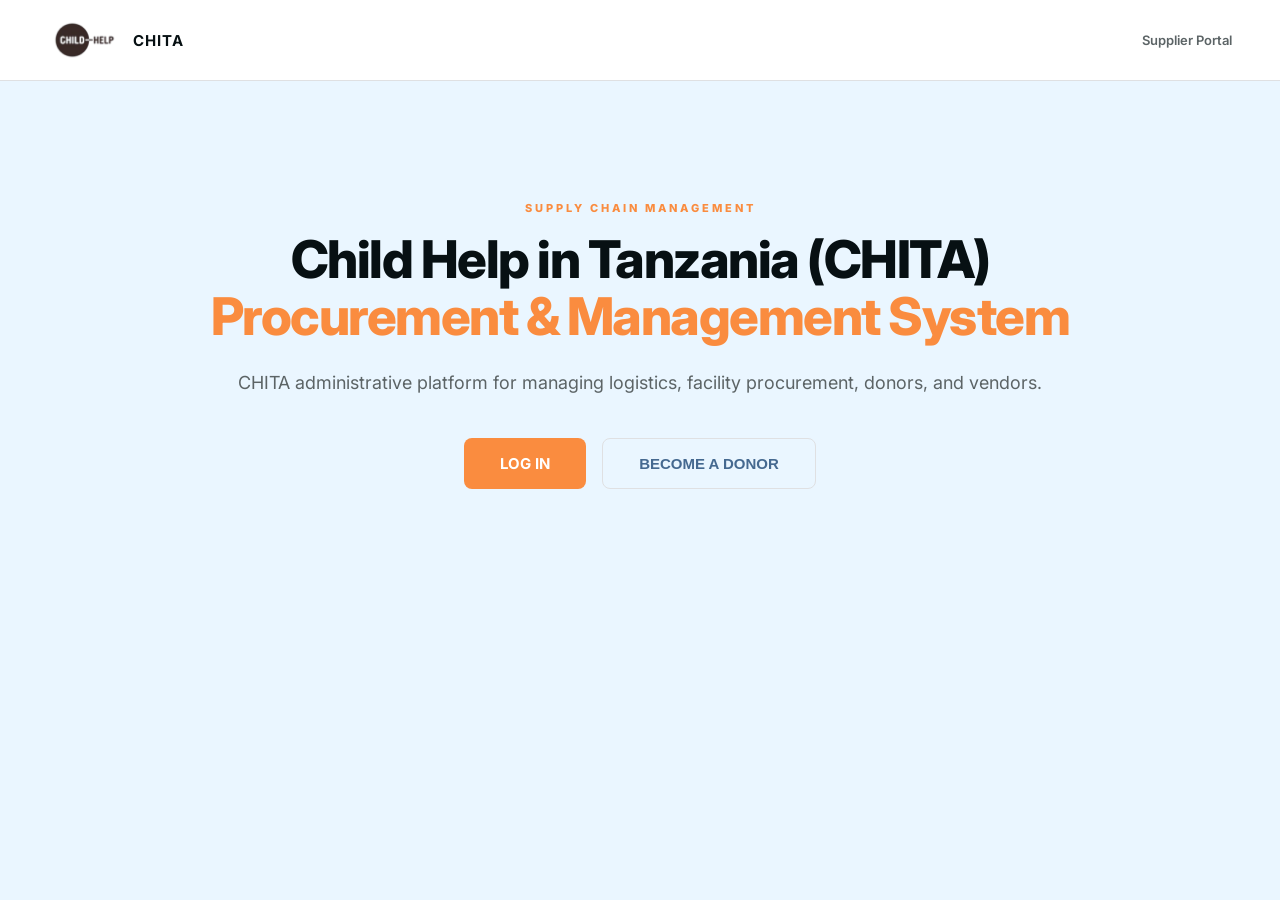
<file: index.html>
<!DOCTYPE html>
<html lang="en">
<head>
  <meta charset="UTF-8">
  <meta name="viewport" content="width=device-width, initial-scale=1.0">
  <title>CHITA - Supply Chain Management</title>
  <link rel="preconnect" href="https://fonts.googleapis.com">
  <link rel="preconnect" href="https://fonts.gstatic.com" crossorigin>
  <link href="https://fonts.googleapis.com/css2?family=Inter:wght@400;500;600;700;800&display=swap" rel="stylesheet">
  <style>
    :root {
      /* SWAPPED HIERARCHY: ORANGE IS PRIMARY */
      --c-dark: #071013;       
      --c-primary: #fa8c3f;    /* Safety Orange (Brand Main Color) */
      --c-accent: #456990;     /* Steel Blue (Supporting Theme) */
      --c-light: #eaf6ff;      
      --c-border: #dfe0e2;     
      --bg-main: var(--c-light);
      --text-muted: #5c6466;   
      --radius-md: 8px;
    }

    * {
      box-sizing: border-box;
      margin: 0;
      padding: 0;
    }

    body {
      font-family: 'Inter', sans-serif;
      background: var(--bg-main);
      color: var(--c-dark);
      -webkit-font-smoothing: antialiased;
    }

    /* LANDING NAV */
    .lnav {
      display: flex;
      align-items: center;
      justify-content: space-between;
      padding: 16px 48px;
      background: white;
      border-bottom: 1px solid var(--c-border);
    }

    .brand {
      font-weight: 700;
      color: var(--c-dark);
      display: flex;
      align-items: center;
      gap: 12px;
      font-size: 15px;
      letter-spacing: 1px;
    }

    .l-links {
      display: flex;
      gap: 24px;
      font-size: 13px;
      font-weight: 600;
      color: var(--text-muted);
    }

    .l-links span {
      cursor: pointer;
      transition: 0.2s;
    }

    .l-links span:hover {
      color: var(--c-primary);
    }

    /* HERO SECTION */
    .hero {
      padding: 120px 20px;
      text-align: center;
      max-width: 900px;
      margin: 0 auto;
      animation: fadeIn 0.3s ease;
    }

    .hero h1 {
      font-size: 52px;
      font-weight: 800;
      color: var(--c-dark);
      letter-spacing: -1.5px;
      line-height: 1.1;
      margin-bottom: 24px;
    }

    .hero h1 span {
      color: var(--c-primary); /* Bold Orange Header text */
    }

    .hero p {
      font-size: 18px;
      color: var(--text-muted);
      margin-bottom: 40px;
      line-height: 1.6;
    }

    .btn {
      padding: 16px 36px;
      border-radius: var(--radius-md);
      font-size: 15px;
      font-weight: 700;
      cursor: pointer;
      border: none;
      transition: 0.2s;
      text-decoration: none;
      display: inline-block;
    }

    .btn-p {
      background: var(--c-primary); /* Orange Action Button */
      color: white;
    }

    .btn-p:hover {
      background: #e0762c; /* Rich deeper orange tone for interaction */
      box-shadow: 0 4px 12px rgba(250, 140, 63, 0.3);
    }

    .btn-ghost {
      background: transparent;
      border: 1px solid var(--c-border);
      color: var(--c-accent); /* Steel blue subtle action link */
    }
    
    .btn-ghost:hover {
      background: white;
      border-color: var(--c-accent);
    }

    @keyframes fadeIn {
      from { opacity: 0; transform: translateY(5px); }
      to { opacity: 1; transform: translateY(0); }
    }
  </style>
</head>
<body>

  <nav class="lnav">
    <div class="brand">
      <img src="assets/Child-Help-Logo.png" alt="Logo" style="height: 48px; width: auto;">
      CHITA
    </div>
    <div class="l-links">
      <span onclick="alert('Redirecting...')">Supplier Portal</span>
    </div>
  </nav>

  <div class="hero">
    <div style="text-transform:uppercase; font-size:11px; letter-spacing:3px; font-weight:800; color:var(--c-primary); margin-bottom:16px">
      Supply Chain Management
    </div>
    <h1>Child Help in Tanzania (CHITA) <span>Procurement & Management System</span></h1>
    <p>CHITA administrative platform for managing logistics, facility procurement, donors, and vendors.</p>
    <div style="display:flex; gap:16px; justify-content:center">
      <a href="auth/login.html" class="btn btn-p">LOG IN</a>
      <button class="btn btn-ghost" onclick="alert('Thank you for your interest!')">BECOME A DONOR</button>
    </div>
  </div>

</body>
</html>
</file>
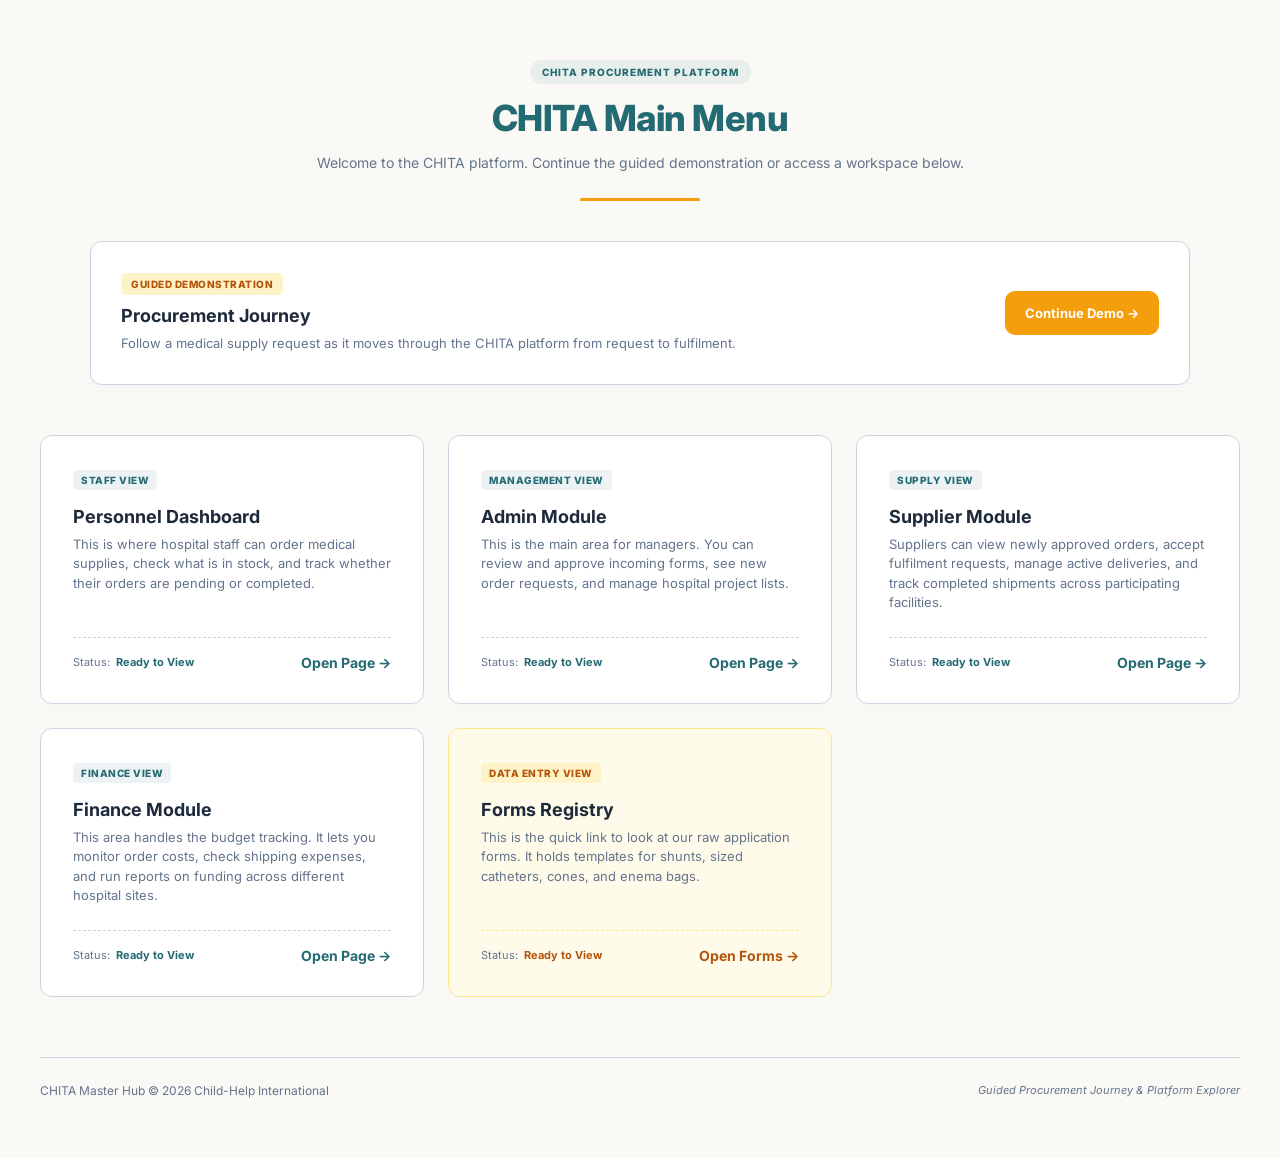
<file: home/home.html>
<!DOCTYPE html>
<html lang="en">

<head>
    <meta charset="UTF-8">
    <meta name="viewport" content="width=device-width, initial-scale=1.0">
    <title>System Hub - CHITA</title>
    <link rel="preconnect" href="https://fonts.googleapis.com">
    <link rel="preconnect" href="https://fonts.gstatic.com" crossorigin>
    <link href="https://fonts.googleapis.com/css2?family=Inter:wght@400;500;600;700;800&display=swap" rel="stylesheet">
    <link rel="stylesheet" href="home.css">
</head>

<body>

    <div class="container">

        <div class="page-header">

            <span class="system-label">
                CHITA PROCUREMENT PLATFORM
            </span>

            <h1>
                CHITA Main Menu
            </h1>

            <p>
                Welcome to the CHITA platform. Continue the guided demonstration
                or access a workspace below.
            </p>

            <div class="divider"></div>

        </div>

        <!-- GUIDED DEMO -->

        <section class="demo-panel">

            <div class="demo-text">

                <span class="demo-label">
                    GUIDED DEMONSTRATION
                </span>

                <h2>
                    Procurement Journey
                </h2>

                <p>
                    Follow a medical supply request as it moves through the
                    CHITA platform from request to fulfilment.
                </p>

            </div>

            <a href="../modules/personnel/personnel.html" class="demo-button">

                Continue Demo →

            </a>

        </section>

    </div>

    <div class="gateway-grid">

        <!-- PANEL 1: PERSONNEL PAGE -->
        <a href="../modules/personnel/personnel.html" class="panel-card">
            <div>
                <span class="panel-meta">Staff View</span>
                <div class="panel-body">
                    <h3>Personnel Dashboard</h3>
                    <p>This is where hospital staff can order medical supplies, check what is in stock, and track
                        whether their orders are pending or completed.</p>
                </div>
            </div>
            <div class="panel-footer">
                <span class="mock-metric">Status: <strong>Ready to View</strong></span>
                <span class="go-arrow">Open Page →</span>
            </div>
        </a>

        <!-- PANEL 2: ADMIN PAGE -->
        <a href="../modules/admin/admin.html" class="panel-card">
            <div>
                <span class="panel-meta">Management View</span>
                <div class="panel-body">
                    <h3>Admin Module</h3>
                    <p>This is the main area for managers. You can review and approve incoming forms, see new order
                        requests, and manage hospital project lists.</p>
                </div>
            </div>
            <div class="panel-footer">
                <span class="mock-metric">Status: <strong>Ready to View</strong></span>
                <span class="go-arrow">Open Page →</span>
            </div>
        </a>

        <!-- PANEL 3: SUPPLIER PORTAL -->
        <a href="../modules/supplier/supplier.html" class="panel-card">
            <div>
                <span class="panel-meta">Supply View</span>
                <div class="panel-body">
                    <h3>Supplier Module</h3>
                    <p>
                        Suppliers can view newly approved orders, accept fulfilment
                        requests, manage active deliveries, and track completed
                        shipments across participating facilities.
                    </p>
                </div>
            </div>
            <div class="panel-footer">
                <span class="mock-metric">Status: <strong>Ready to View</strong></span>
                <span class="go-arrow">Open Page →</span>
            </div>
        </a>

        <!-- PANEL 4: FINANCE HUB -->
        <a href="../modules/finance/finance.html" class="panel-card">
            <div>
                <span class="panel-meta">Finance View</span>
                <div class="panel-body">
                    <h3>Finance Module</h3>
                    <p>This area handles the budget tracking. It lets you monitor order costs, check shipping
                        expenses, and run reports on funding across different hospital sites.</p>
                </div>
            </div>
            <div class="panel-footer">
                <span class="mock-metric">Status: <strong>Ready to View</strong></span>
                <span class="go-arrow">Open Page →</span>
            </div>
        </a>

        <!-- PANEL 5: FORMS REGISTRY (MOVED TO END + HIGH-VISIBILITY POP DESIGN) -->
        <a href="../modules/forms/forms.html" class="panel-card pop-card">
            <div>
                <span class="panel-meta">Data Entry View</span>
                <div class="panel-body">
                    <h3>Forms Registry</h3>
                    <p>This is the quick link to look at our raw application forms. It holds templates for shunts,
                        sized catheters, cones, and enema bags.</p>
                </div>
            </div>
            <div class="panel-footer">
                <span class="mock-metric">Status: <strong style="color: #b45309;">Ready to View</strong></span>
                <span class="go-arrow">Open Forms →</span>
            </div>
        </a>

    </div>
    </div>

    <footer>

        <p>
            CHITA Master Hub © 2026 Child-Help International
        </p>

        <p style="font-size:11px;font-style:italic;color:var(--text-muted);">

            Guided Procurement Journey & Platform Explorer

        </p>

    </footer>

</body>

</html>
</file>
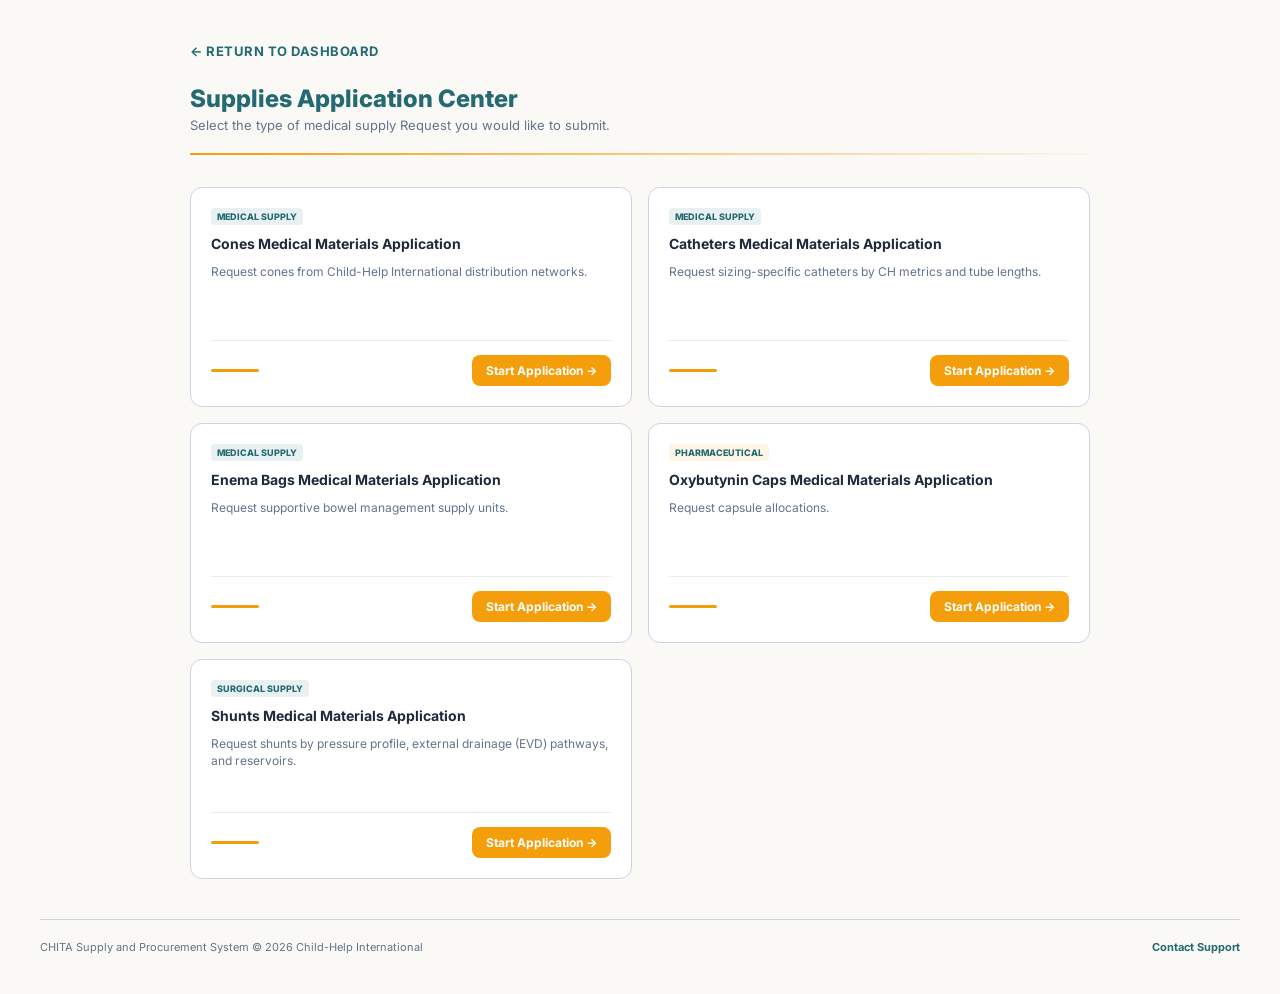
<file: modules/forms/forms.html>
<!DOCTYPE html>
<html lang="en">

<head>
    <meta charset="UTF-8">
    <meta name="viewport" content="width=device-width, initial-scale=1.0">
    <title>Forms Registry - CHITA</title>
    <link rel="preconnect" href="https://fonts.googleapis.com">
    <link rel="preconnect" href="https://fonts.gstatic.com" crossorigin>
    <link href="https://fonts.googleapis.com/css2?family=Inter:wght@400;500;600;700;800&display=swap" rel="stylesheet">
    <link rel="stylesheet" href="forms.css">
</head>

<body>

    <div class="container">
        <div class="back-bar">
            <button id="dynamicBackBtn" class="back-link" onclick="handleBackNavigation()">
                ← Return to Dashboard
            </button>
        </div>

        <div class="page-header">
            <h1 id="mainRegistryTitle">Supply Application Center</h1>
            <p id="mainRegistrySubtitle">Select the type of medical supply request you would like to submit.</p>
            <div class="divider"></div>
        </div>

        <!-- MAIN DASHBOARD CARD GRID -->
        <div id="pane-all" class="form-pane active">
            <div class="form-grid">
                <div class="form-select-card" onclick="switchForm('catheter')">
                    <div
                        style="display: flex; justify-content: space-between; align-items: flex-start; margin-bottom: 10px;">
                        <span
                            style="font-size: 9px; font-weight: 800; background: rgba(36, 106, 115, 0.1); color: var(--c-dark); padding: 3px 6px; border-radius: 4px; text-transform: uppercase;">Medical
                            Supply</span>
                    </div>
                    <h3>Cones Medical Materials Application</h3>
                    <p>Request cones from Child-Help International distribution networks.</p>

                    <div class="card-footer">
                        <span class="card-accent"></span>

                        <span class="start-link">
                            Start Application →
                        </span>
                    </div>

                </div>

                <div class="form-select-card" onclick="switchForm('catheter-sizes')">
                    <div
                        style="display: flex; justify-content: space-between; align-items: flex-start; margin-bottom: 10px;">
                        <span
                            style="font-size: 9px; font-weight: 800; background: rgba(36, 106, 115, 0.1); color: var(--c-dark); padding: 3px 6px; border-radius: 4px; text-transform: uppercase;">Medical
                            Supply</span>
                    </div>
                    <h3>Catheters Medical Materials Application</h3>
                    <p>Request sizing-specific catheters by CH metrics and tube lengths.</p>

                    <div class="card-footer">
                        <span class="card-accent"></span>

                        <span class="start-link">
                            Start Application →
                        </span>
                    </div>

                </div>

                <div class="form-select-card" onclick="switchForm('enema')">
                    <div
                        style="display: flex; justify-content: space-between; align-items: flex-start; margin-bottom: 10px;">
                        <span
                            style="font-size: 9px; font-weight: 800; background: rgba(36, 106, 115, 0.1); color: var(--c-dark); padding: 3px 6px; border-radius: 4px; text-transform: uppercase;">Medical
                            Supply</span>
                    </div>
                    <h3>Enema Bags Medical Materials Application</h3>
                    <p>Request supportive bowel management supply units.</p>

                    <div class="card-footer">
                        <span class="card-accent"></span>

                        <span class="start-link">
                            Start Application →
                        </span>
                    </div>
                </div>

                <div class="form-select-card" onclick="switchForm('oxybutynin')">
                    <div
                        style="display: flex; justify-content: space-between; align-items: flex-start; margin-bottom: 10px;">
                        <span
                            style="font-size: 9px; font-weight: 800; background: rgba(245, 158, 11, 0.1); color: var(--c-dark); padding: 3px 6px; border-radius: 4px; text-transform: uppercase;">Pharmaceutical</span>
                    </div>
                    <h3>Oxybutynin Caps Medical Materials Application</h3>
                    <p>Request capsule allocations.</p>

                    <div class="card-footer">
                        <span class="card-accent"></span>

                        <span class="start-link">
                            Start Application →
                        </span>
                    </div>
                </div>

                <div class="form-select-card" onclick="switchForm('shunt')">
                    <div
                        style="display: flex; justify-content: space-between; align-items: flex-start; margin-bottom: 10px;">
                        <span
                            style="font-size: 9px; font-weight: 800; background: rgba(36, 106, 115, 0.1); color: var(--c-dark); padding: 3px 6px; border-radius: 4px; text-transform: uppercase;">Surgical
                            Supply</span>
                    </div>
                    <h3>Shunts Medical Materials Application</h3>
                    <p>Request shunts by pressure profile, external drainage (EVD) pathways, and reservoirs.</p>

                    <div class="card-footer">
                        <span class="card-accent"></span>

                        <span class="start-link">
                            Start Application →
                        </span>
                    </div>
                </div>
            </div>
        </div>

        <!-- PANEL 1: CONES -->
        <div id="pane-catheter" class="form-pane">
            <div class="card">
                <div class="ch">
                    <span>Cones Application Form</span>
                    <span
                        style="font-size: 10px; background: var(--c-dark); color: white; padding: 4px 8px; border-radius: 4px;">Child-Help
                        International</span>
                </div>
                <div class="cb">
                    <form id="conesForm">
                        <h3
                            style="font-size: 12px; font-weight: 800; color: var(--c-dark); text-transform: uppercase; letter-spacing: 0.5px; margin-bottom: 16px; padding-bottom: 6px; border-bottom: 2px solid var(--c-accent);">
                            1. Applicant Information</h3>
                        <div
                            style="display: grid; grid-template-columns: repeat(2, 1fr); gap: 16px; margin-bottom: 24px;">
                            <div style="grid-column: span 2;" class="field-group"><label>Project / Applicant
                                    Name</label><input type="text" id="projectName" required></div>
                            <div style="grid-column: span 2;" class="field-group"><label>Full Address</label><textarea
                                    rows="2" id="address" required></textarea></div>
                            <div class="field-group"><label>Country</label><input type="text" id="country" required>
                            </div>
                            <div class="field-group"><label>Contact Person</label><input type="text" id="contactPerson"
                                    required></div>
                            <div class="field-group"><label>Email Address</label><input type="email" id="email"
                                    required></div>
                            <div class="field-group"><label>Phone Number</label><input type="tel" id="phone" required>
                            </div>
                        </div>

                        <h3
                            style="font-size: 12px; font-weight: 800; color: var(--c-dark); text-transform: uppercase; letter-spacing: 0.5px; margin-bottom: 16px; padding-bottom: 6px; border-bottom: 2px solid var(--c-accent);">
                            2. Clinical Oversight</h3>
                        <div
                            style="display: grid; grid-template-columns: repeat(2, 1fr); gap: 16px; margin-bottom: 24px;">
                            <div class="field-group"><label>Name of Doctor in Charge</label><input type="text"
                                    id="doctorName" required>
                            </div>
                            <div class="field-group"><label>Name of Nurse in Charge of CIC</label><input type="text"
                                    id="nurseName" required></div>
                            <div style="grid-column: span 2;" class="field-group"><label>Estimated # of children seen
                                    per year with Spina Bifida</label><input type="number" id="childrenSeen" min="0"
                                    required></div>
                        </div>

                        <h3
                            style="font-size: 12px; font-weight: 800; color: var(--c-dark); text-transform: uppercase; letter-spacing: 0.5px; margin-bottom: 16px; padding-bottom: 6px; border-bottom: 2px solid var(--c-accent);">
                            3. Requested Materials</h3>
                        <div
                            style="background: var(--bg-main); padding: 16px; border-radius: var(--radius-md); border: 1px solid var(--c-border); margin-bottom: 24px;">
                            <div class="field-group" style="margin-bottom: 0;">
                                <label>Cones Requested</label>
                                <div style="display: flex; align-items: center; gap: 12px; flex-wrap: wrap;">
                                    <input type="number" id="conesRequested" min="1" placeholder="e.g. 500" required
                                        style="width: 160px;">
                                    <span
                                        style="font-size: 11px; color: var(--text-muted); font-style: italic;">*Sourced
                                        directly via verified pipeline supply centers.</span>
                                </div>
                            </div>
                        </div>

                        <h3
                            style="font-size: 12px; font-weight: 800; color: var(--c-dark); text-transform: uppercase; letter-spacing: 0.5px; margin-bottom: 16px; padding-bottom: 6px; border-bottom: 2px solid var(--c-accent);">
                            4. Regulatory Compliance Agreement</h3>
                        <div style="display: flex; flex-direction: column; gap: 12px; margin-bottom: 28px;">
                            <label
                                style="display: flex; align-items: flex-start; gap: 10px; font-size: 12px; color: var(--text-main); line-height: 1.5; cursor: pointer; text-transform: none; font-weight: normal;"><input
                                    type="checkbox" required style="margin-top: 3px; accent-color: var(--c-dark);">
                                <span>I agree that these catheters will be used for children whose parents
                                    cannot afford to pay.</span></label>
                            <label
                                style="display: flex; align-items: flex-start; gap: 10px; font-size: 12px; color: var(--text-main); line-height: 1.5; cursor: pointer; text-transform: none; font-weight: normal;"><input
                                    type="checkbox" required style="margin-top: 3px; accent-color: var(--c-dark);">
                                <span>I agree that these catheters under no condition can give any financial
                                    profit by selling them or by asking parents to pay for thsese catheters.
                                </span></label>
                            <label
                                style="display: flex; align-items: flex-start; gap: 10px; font-size: 12px; color: var(--text-main); line-height: 1.5; cursor: pointer; text-transform: none; font-weight: normal;"><input
                                    type="checkbox" required style="margin-top: 3px; accent-color: var(--c-dark);">
                                <span>I agree that I will report to Child-Help International on the use of the
                                    catheters by using the provided template or in a similar format.
                                </span></label>
                        </div>

                        <div class="form-help-note">
                            <strong>Need assistance?</strong><br>
                            Please contact
                            <a href="mailto:janet.manoni@childhelp.int">
                                Janet Manoni (janet.manoni@child-help.international)
                            </a>
                            if you require further assistance with your application.
                            <br>
                            <p>*Child-Help International only provides the Catheters from its
                                reliable suppliers in China or India.</p>
                        </div>

                        <div
                            style="display: flex; justify-content: flex-end; gap: 12px; border-top: 1px solid var(--c-border); padding-top: 20px;">
                            <button type="button" class="btn btn-ghost" onclick="switchForm('all')">Cancel</button>
                            <button type="submit" class="btn btn-p">Submit</button>
                        </div>
                    </form>
                </div>
            </div>
        </div>

        <!-- PANEL 2: SIZED CATHETERS -->
        <div id="pane-catheter-sizes" class="form-pane">
            <div class="card">
                <div class="ch">
                    <span>Application Form Setup — Sized Catheters</span>
                    <span
                        style="font-size: 10px; background: var(--c-dark); color: white; padding: 4px 8px; border-radius: 4px;">Child-Help
                        International</span>
                </div>
                <div class="cb">
                    <form id="catheterSizesForm">
                        <h3
                            style="font-size: 12px; font-weight: 800; color: var(--c-dark); text-transform: uppercase; letter-spacing: 0.5px; margin-bottom: 16px; padding-bottom: 6px; border-bottom: 2px solid var(--c-accent);">
                            1. Applicant Information</h3>
                        <div
                            style="display: grid; grid-template-columns: repeat(2, 1fr); gap: 16px; margin-bottom: 24px;">
                            <div style="grid-column: span 2;" class="field-group"><label>Project / Applicant
                                    Name</label><input type="text" id="csProjectName" required></div>
                            <div style="grid-column: span 2;" class="field-group"><label>Full Address</label><textarea
                                    rows="2" id="csAddress" required></textarea></div>
                            <div class="field-group"><label>Country</label><input type="text" id="csCountry" required>
                            </div>
                            <div class="field-group"><label>Contact Person</label><input type="text"
                                    id="csContactPerson" required></div>
                            <div class="field-group"><label>Email Address</label><input type="email" id="csEmail"
                                    required></div>
                            <div class="field-group"><label>Phone Number</label><input type="tel" id="csPhone" required>
                            </div>
                        </div>

                        <h3
                            style="font-size: 12px; font-weight: 800; color: var(--c-dark); text-transform: uppercase; letter-spacing: 0.5px; margin-bottom: 16px; padding-bottom: 6px; border-bottom: 2px solid var(--c-accent);">
                            2. Clinical Oversight</h3>
                        <div
                            style="display: grid; grid-template-columns: repeat(2, 1fr); gap: 16px; margin-bottom: 24px;">
                            <div class="field-group"><label>Name of Doctor in Charge</label><input type="text"
                                    id="csDoctorName" required>
                            </div>
                            <div class="field-group"><label>Name of Nurse in Charge of CIC</label><input type="text"
                                    id="csNurseName" required></div>
                            <div style="grid-column: span 2;" class="field-group"><label>Estimated # of children seen
                                    per year with Spina Bifida (with or without Hydrocephalus)</label><input
                                    type="number" id="csChildrenSeen" min="0" required></div>
                        </div>

                        <h3
                            style="font-size: 12px; font-weight: 800; color: var(--c-dark); text-transform: uppercase; letter-spacing: 0.5px; margin-bottom: 16px; padding-bottom: 6px; border-bottom: 2px solid var(--c-accent);">
                            3. Requested Catheters Sizing</h3>
                        <div
                            style="background: var(--bg-main); padding: 16px; border-radius: var(--radius-md); border: 1px solid var(--c-border); margin-bottom: 24px; overflow-x: auto;">
                            <table class="size-matrix">
                                <thead>
                                    <tr>
                                        <th>Catheter Gauge</th>
                                        <th>Short (18cm)</th>
                                        <th>Long (41cm)</th>
                                    </tr>
                                </thead>
                                <tbody>
                                    <tr>
                                        <td style="font-size: 13px; font-weight: 600; color: var(--text-main);">CH8</td>
                                        <td><input type="number" id="ch8Short" min="0" placeholder="Quantity"></td>
                                        <td><input type="number" id="ch8Long" min="0" placeholder="Quantity"></td>
                                    </tr>
                                    <tr>
                                        <td style="font-size: 13px; font-weight: 600; color: var(--text-main);">CH10
                                        </td>
                                        <td><input type="number" id="ch10Short" min="0" placeholder="Quantity"></td>
                                        <td><input type="number" id="ch10Long" min="0" placeholder="Quantity"></td>
                                    </tr>
                                    <tr>
                                        <td style="font-size: 13px; font-weight: 600; color: var(--text-main);">CH12
                                        </td>
                                        <td><input type="number" id="ch12Short" min="0" placeholder="Quantity"></td>
                                        <td><input type="number" id="ch12Long" min="0" placeholder="Quantity"></td>
                                    </tr>
                                    <tr>
                                        <td style="font-size: 13px; font-weight: 600; color: var(--text-main);">CH14
                                        </td>
                                        <td><input type="number" id="ch14Short" min="0" placeholder="Quantity"></td>
                                        <td><input type="number" id="ch14Long" min="0" placeholder="Quantity"></td>
                                    </tr>
                                </tbody>
                            </table>
                        </div>

                        <h3
                            style="font-size: 12px; font-weight: 800; color: var(--c-dark); text-transform: uppercase; letter-spacing: 0.5px; margin-bottom: 16px; padding-bottom: 6px; border-bottom: 2px solid var(--c-accent);">
                            4. Regulatory Compliance Agreement</h3>
                        <div style="display: flex; flex-direction: column; gap: 12px; margin-bottom: 28px;">
                            <label
                                style="display: flex; align-items: flex-start; gap: 10px; font-size: 12px; color: var(--text-main); line-height: 1.5; cursor: pointer; text-transform: none; font-weight: normal;"><input
                                    type="checkbox" required style="margin-top: 3px; accent-color: var(--c-dark);">
                                <span>I agree that these catheters will be used for children whose parents
                                    cannot afford to pay.</span></label>
                            <label
                                style="display: flex; align-items: flex-start; gap: 10px; font-size: 12px; color: var(--text-main); line-height: 1.5; cursor: pointer; text-transform: none; font-weight: normal;"><input
                                    type="checkbox" required style="margin-top: 3px; accent-color: var(--c-dark);">
                                <span>I agree that these catheters under no condition can give any financial
                                    profit by selling them or by asking parents to pay for thsese catheters.
                                </span></label>
                            <label
                                style="display: flex; align-items: flex-start; gap: 10px; font-size: 12px; color: var(--text-main); line-height: 1.5; cursor: pointer; text-transform: none; font-weight: normal;"><input
                                    type="checkbox" required style="margin-top: 3px; accent-color: var(--c-dark);">
                                <span>I agree that I will report to Child-Help International on the use of the
                                    catheters by using the provided template or in a similar format.
                                </span></label>
                        </div>

                        <div class="form-help-note">
                            <strong>Need assistance?</strong><br>
                            Please contact
                            <a href="mailto:janet.manoni@childhelp.int">
                                Janet Manoni (janet.manoni@child-help.international)
                            </a>
                            if you require further assistance with your application.
                            <br>
                            <p>*Child-Help International only provides the Catheters from its
                                reliable suppliers in China or India.</p>
                        </div>
                        <div
                            style="display: flex; justify-content: flex-end; gap: 12px; border-top: 1px solid var(--c-border); padding-top: 20px;">
                            <button type="button" class="btn btn-ghost" onclick="switchForm('all')">Cancel</button>
                            <button type="submit" class="btn btn-p">Submit</button>
                        </div>
                    </form>
                </div>
            </div>
        </div>

        <!-- PANEL 3: ENEMA BAGS -->
        <div id="pane-enema" class="form-pane">
            <div class="card">
                <div class="ch">
                    <span>Application Form Setup — Enema Bags</span>
                    <span
                        style="font-size: 10px; background: var(--c-dark); color: white; padding: 4px 8px; border-radius: 4px;">Child-Help
                        International</span>
                </div>
                <div class="cb">
                    <form id="enemaForm">
                        <h3
                            style="font-size: 12px; font-weight: 800; color: var(--c-dark); text-transform: uppercase; letter-spacing: 0.5px; margin-bottom: 16px; padding-bottom: 6px; border-bottom: 2px solid var(--c-accent);">
                            1. Applicant Information
                        </h3>

                        <div
                            style="display: grid; grid-template-columns: repeat(2, 1fr); gap: 16px; margin-bottom: 24px;">

                            <div style="grid-column: span 2;" class="field-group">
                                <label>Project / Applicant Name</label>
                                <input type="text" id="enemaProjectName" required>
                            </div>

                            <div style="grid-column: span 2;" class="field-group">
                                <label>Full Address</label>
                                <textarea rows="2" id="enemaAddress" required></textarea>
                            </div>

                            <div class="field-group">
                                <label>Country</label>
                                <input type="text" id="enemaCountry" required>
                            </div>

                            <div class="field-group">
                                <label>Contact Person</label>
                                <input type="text" id="enemaContactPerson" required>
                            </div>

                            <div class="field-group">
                                <label>Email Address</label>
                                <input type="email" id="enemaEmail" required>
                            </div>

                            <div class="field-group">
                                <label>Phone Number</label>
                                <input type="tel" id="enemaPhone" required>
                            </div>

                        </div>

                        <h3
                            style="font-size: 12px; font-weight: 800; color: var(--c-dark); text-transform: uppercase; letter-spacing: 0.5px; margin-bottom: 16px; padding-bottom: 6px; border-bottom: 2px solid var(--c-accent);">
                            2. Clinical Oversight
                        </h3>

                        <div
                            style="display: grid; grid-template-columns: repeat(2, 1fr); gap: 16px; margin-bottom: 24px;">

                            <div class="field-group">
                                <label>Name of Doctor in Charge</label>
                                <input type="text" id="enemaDoctorName" required>
                            </div>

                            <div class="field-group">
                                <label>Name of Nurse in Charge of CIC</label>
                                <input type="text" id="enemaNurseName" required>
                            </div>

                            <div style="grid-column: span 2;" class="field-group">
                                <label>Estimated # of children seen
                                    per year with Spina Bifida (with or without Hydrocephalus)</label>
                                <input type="number" id="enemaChildrenSeen" min="0" required>
                            </div>

                        </div>

                        <h3
                            style="font-size: 12px; font-weight: 800; color: var(--c-dark); text-transform: uppercase; letter-spacing: 0.5px; margin-bottom: 16px; padding-bottom: 6px; border-bottom: 2px solid var(--c-accent);">
                            3. Requested Materials</h3>
                        <div
                            style="background: var(--bg-main); padding: 16px; border-radius: var(--radius-md); border: 1px solid var(--c-border); margin-bottom: 24px;">
                            <div class="field-group" style="margin-bottom: 0;">
                                <label>Total Enema Bag Units Requested</label>
                                <input type="number" id="enemaQuantity" min="1" placeholder="e.g. 250" required
                                    style="width: 160px;">
                            </div>
                        </div>

                        <h3
                            style="font-size: 12px; font-weight: 800; color: var(--c-dark); text-transform: uppercase; letter-spacing: 0.5px; margin-bottom: 16px; padding-bottom: 6px; border-bottom: 2px solid var(--c-accent);">
                            4. Regulatory Compliance Agreement</h3>
                        <div style="display: flex; flex-direction: column; gap: 12px; margin-bottom: 28px;">
                            <label
                                style="display: flex; align-items: flex-start; gap: 10px; font-size: 12px; color: var(--text-main); line-height: 1.5; cursor: pointer; text-transform: none; font-weight: normal;"><input
                                    type="checkbox" required style="margin-top: 3px; accent-color: var(--c-dark);">
                                <span>I agree that these catheters will be used for children whose parents
                                    cannot afford to pay.</span></label>
                            <label
                                style="display: flex; align-items: flex-start; gap: 10px; font-size: 12px; color: var(--text-main); line-height: 1.5; cursor: pointer; text-transform: none; font-weight: normal;"><input
                                    type="checkbox" required style="margin-top: 3px; accent-color: var(--c-dark);">
                                <span>I agree that these catheters under no condition can give any financial
                                    profit by selling them or by asking parents to pay for thsese catheters.
                                </span></label>
                            <label
                                style="display: flex; align-items: flex-start; gap: 10px; font-size: 12px; color: var(--text-main); line-height: 1.5; cursor: pointer; text-transform: none; font-weight: normal;"><input
                                    type="checkbox" required style="margin-top: 3px; accent-color: var(--c-dark);">
                                <span>I agree that I will report to Child-Help International on the use of the
                                    catheters by using the provided template or in a similar format.
                                </span></label>
                        </div>

                        <div class="form-help-note">
                            <strong>Need assistance?</strong><br>
                            Please contact
                            <a href="mailto:janet.manoni@childhelp.int">
                                Janet Manoni (janet.manoni@child-help.international)
                            </a>
                            if you require further assistance with your application.
                            <br>
                            <p>*Child-Help International only provides the Catheters from its
                                reliable suppliers in China or India.</p>
                        </div>

                        <div
                            style="display: flex; justify-content: flex-end; gap: 12px; border-top: 1px solid var(--c-border); padding-top: 20px;">
                            <button type="button" class="btn btn-ghost" onclick="switchForm('all')">Cancel</button>
                            <button type="submit" class="btn btn-p">Submit</button>
                        </div>
                    </form>
                </div>
            </div>
        </div>

        <!-- PANEL 4: OXYBUTYNIN -->
        <div id="pane-oxybutynin" class="form-pane">
            <div class="card">
                <div class="ch">
                    <span>Application Form Setup — Oxybutynin in Caps</span>
                    <span
                        style="font-size: 10px; background: var(--c-dark); color: white; padding: 4px 8px; border-radius: 4px;">Child-Help
                        International</span>
                </div>
                <div class="cb">
                    <form id="oxybutyninForm">
                        <h3
                            style="font-size: 12px; font-weight: 800; color: var(--c-dark); text-transform: uppercase; letter-spacing: 0.5px; margin-bottom: 16px; padding-bottom: 6px; border-bottom: 2px solid var(--c-accent);">
                            1. Applicant Information
                        </h3>

                        <div
                            style="display: grid; grid-template-columns: repeat(2, 1fr); gap: 16px; margin-bottom: 24px;">

                            <div style="grid-column: span 2;" class="field-group">
                                <label>Project / Applicant Name</label>
                                <input type="text" id="oxyProjectName" required>
                            </div>

                            <div style="grid-column: span 2;" class="field-group">
                                <label>Full Address</label>
                                <textarea rows="2" id="oxyAddress" required></textarea>
                            </div>

                            <div class="field-group">
                                <label>Country</label>
                                <input type="text" id="oxyCountry" required>
                            </div>

                            <div class="field-group">
                                <label>Contact Person</label>
                                <input type="text" id="oxyContactPerson" required>
                            </div>

                            <div class="field-group">
                                <label>Email Address</label>
                                <input type="email" id="oxyEmail" required>
                            </div>

                            <div class="field-group">
                                <label>Phone Number</label>
                                <input type="tel" id="oxyPhone" required>
                            </div>

                        </div>

                        <h3
                            style="font-size: 12px; font-weight: 800; color: var(--c-dark); text-transform: uppercase; letter-spacing: 0.5px; margin-bottom: 16px; padding-bottom: 6px; border-bottom: 2px solid var(--c-accent);">
                            2. Clinical Oversight
                        </h3>

                        <div
                            style="display: grid; grid-template-columns: repeat(2, 1fr); gap: 16px; margin-bottom: 24px;">

                            <div class="field-group">
                                <label>Name of Doctor in Charge</label>
                                <input type="text" id="oxyDoctorName" required>
                            </div>

                            <div class="field-group">
                                <label>Name of Nurse in Charge of CIC</label>
                                <input type="text" id="oxyNurseName" required>
                            </div>

                            <div style="grid-column: span 2;" class="field-group">
                                <label>Estimated # of children seen
                                    per year with Spina Bifida (with or without Hydrocephalus)</label>
                                <input type="number" id="oxyChildrenSeen" min="0" required>
                            </div>

                        </div>

                        <h3
                            style="font-size: 12px; font-weight: 800; color: var(--c-dark); text-transform: uppercase; letter-spacing: 0.5px; margin-bottom: 16px; padding-bottom: 6px; border-bottom: 2px solid var(--c-accent);">
                            3. Requested Materials</h3>
                        <div
                            style="background: var(--bg-main); padding: 16px; border-radius: var(--radius-md); border: 1px solid var(--c-border); margin-bottom: 24px;">
                            <div class="field-group" style="margin-bottom: 0;">
                                <label>Total Oxybutynin Capsule Units Requested</label>
                                <input type="number" id="oxyQuantity" min="1" placeholder="e.g. 1000" required
                                    style="width: 160px;">
                            </div>
                        </div>

                        <h3
                            style="font-size: 12px; font-weight: 800; color: var(--c-dark); text-transform: uppercase; letter-spacing: 0.5px; margin-bottom: 16px; padding-bottom: 6px; border-bottom: 2px solid var(--c-accent);">
                            4. Regulatory Compliance Agreement</h3>
                        <div style="display: flex; flex-direction: column; gap: 12px; margin-bottom: 28px;">
                            <label
                                style="display: flex; align-items: flex-start; gap: 10px; font-size: 12px; color: var(--text-main); line-height: 1.5; cursor: pointer; text-transform: none; font-weight: normal;"><input
                                    type="checkbox" required style="margin-top: 3px; accent-color: var(--c-dark);">
                                <span>I agree that these catheters will be used for children whose parents
                                    cannot afford to pay.</span></label>
                            <label
                                style="display: flex; align-items: flex-start; gap: 10px; font-size: 12px; color: var(--text-main); line-height: 1.5; cursor: pointer; text-transform: none; font-weight: normal;"><input
                                    type="checkbox" required style="margin-top: 3px; accent-color: var(--c-dark);">
                                <span>I agree that these catheters under no condition can give any financial
                                    profit by selling them or by asking parents to pay for thsese catheters.
                                </span></label>
                            <label
                                style="display: flex; align-items: flex-start; gap: 10px; font-size: 12px; color: var(--text-main); line-height: 1.5; cursor: pointer; text-transform: none; font-weight: normal;"><input
                                    type="checkbox" required style="margin-top: 3px; accent-color: var(--c-dark);">
                                <span>I agree that I will report to Child-Help International on the use of the
                                    catheters by using the provided template or in a similar format.
                                </span></label>
                        </div>

                        <div class="form-help-note">
                            <strong>Need assistance?</strong><br>
                            Please contact
                            <a href="mailto:janet.manoni@childhelp.int">
                                Janet Manoni (janet.manoni@child-help.international)
                            </a>
                            if you require further assistance with your application.
                            <br>
                            <p>*Child-Help International only provides the Catheters from its
                                reliable suppliers in China or India.</p>
                        </div>

                        <div
                            style="display: flex; justify-content: flex-end; gap: 12px; border-top: 1px solid var(--c-border); padding-top: 20px;">
                            <button type="button" class="btn btn-ghost" onclick="switchForm('all')">Cancel</button>
                            <button type="submit" class="btn btn-p">Submit</button>
                        </div>
                    </form>
                </div>
            </div>
        </div>

        <!-- PANEL 5: SHUNTS -->
        <div id="pane-shunt" class="form-pane">
            <div class="card">
                <div class="ch">
                    <span>Shunt Application Form Setup</span>
                    <span
                        style="font-size: 10px; background: var(--c-dark); color: white; padding: 4px 8px; border-radius: 4px;">Child-Help
                        International</span>
                </div>
                <div class="cb">
                    <form id="shuntForm">

                        <h3
                            style="font-size: 12px; font-weight: 800; color: var(--c-dark); text-transform: uppercase; letter-spacing: 0.5px; margin-bottom: 16px; padding-bottom: 6px; border-bottom: 2px solid var(--c-accent);">
                            A(i). Applicant Information</h3>
                        <div
                            style="display: grid; grid-template-columns: repeat(2, 1fr); gap: 16px; margin-bottom: 24px;">
                            <div style="grid-column: span 2;" class="field-group"><label>Project / Applicant
                                    Name</label><input type="text" id="shuntProjectName" required></div>
                            <div style="grid-column: span 2;" class="field-group"><label>Full Address</label><textarea
                                    rows="2" id="shuntAddress" required></textarea></div>
                            <div class="field-group"><label>Country</label><input type="text" id="shuntCountry"
                                    required></div>
                            <div class="field-group"><label>Contact Person</label><input type="text"
                                    id="shuntContactPerson" required></div>
                            <div class="field-group"><label>Email Address</label><input type="email" id="shuntEmail"
                                    required></div>
                            <div class="field-group"><label>Phone Number</label><input type="tel" id="shuntPhone"
                                    required></div>

                        </div>

                        <h3
                            style="font-size: 12px; font-weight: 800; color: var(--c-dark); text-transform: uppercase; letter-spacing: 0.5px; margin-bottom: 16px; padding-bottom: 6px; border-bottom: 2px solid var(--c-accent);">
                            A(ii). Clinical Oversight
                        </h3>

                        <div
                            style="display: grid; grid-template-columns: repeat(2, 1fr); gap: 16px; margin-bottom: 24px;">

                            <div class="field-group">
                                <label>Administrative / Legal Name & Contact</label>
                                <input type="text" id="shuntAdminContact" required>
                            </div>

                            <div class="field-group">
                                <label>Shunt Clearing Contact (if different than POC)</label>
                                <input type="text" id="shuntClearingContact" required>
                            </div>

                            <div class="field-group">
                                <label>Clinical / Surgical Name & Contact</label>
                                <input type="text" id="shuntClinicalContact" required>
                            </div>


                        </div>

                        <!-- SECTION B(1) -->
                        <h3
                            style="font-size: 12px; font-weight: 800; color: var(--c-dark); text-transform: uppercase; letter-spacing: 0.5px; margin-bottom: 16px; padding-bottom: 6px; border-bottom: 2px solid var(--c-accent);">
                            B(1). Comprehensive Hydrocephalus Program Information
                        </h3>


                        <h4 class="form-subsection">
                            i. Surgical and Clinical
                        </h4>

                        <div style="margin-bottom:24px;">

                            <div class="field-group">

                                <h4 class="form-subtitle">
                                    1. Shunt Protocol
                                </h4>

                                <label>
                                    Submit a copy of the shunt protocol and any relevant checklist used.
                                </label>

                                <input type="file" id="shuntProtocol" accept=".pdf,.doc,.docx">

                            </div>

                            <div class="field-group">

                                <h4 class="form-subtitle">
                                    2. Shunt Workforce
                                </h4>

                                <label>
                                    Name of surgeon supervising and/or placing shunts
                                </label>

                                <input type="text" id="shuntSurgeonName">


                                <label>
                                    Function and medical degree/speciality
                                </label>

                                <input type="text" id="shuntSurgeonSpeciality">


                                <label>
                                    Who does the shunt surgeries? (Check all that apply)
                                </label>


                                <div style="display:flex; flex-direction:column; gap:10px; margin-top:10px;">

                                    <label class="checkbox-label">
                                        <input type="checkbox" id="shuntNeurosurgeon">
                                        <span>Neurosurgeons only</span>
                                    </label>


                                    <label class="checkbox-label">
                                        <input type="checkbox" id="shuntNeurosurgicalResidents">
                                        <span>Neurosurgical Residents</span>
                                    </label>


                                    <label class="checkbox-label">
                                        <input type="checkbox" id="shuntPediatricSurgeon">
                                        <span>Pediatric Surgeon</span>
                                    </label>


                                    <label class="checkbox-label">
                                        <input type="checkbox" id="shuntGeneralSurgeon">
                                        <span>General Surgeon</span>
                                    </label>


                                    <label class="checkbox-label">
                                        <input type="checkbox" id="shuntOtherSurgeon">
                                        <span>Others</span>
                                    </label>

                                    <input type="text" id="shuntOtherSurgeonDetails" placeholder="Please specify">

                                </div>

                            </div>

                            <div class="field-group">

                                <h4 class="form-subtitle">
                                    3. Data (Attach)
                                </h4>

                                <label>
                                    Attach data (.pdf or .docx).
                                </label>

                                <input type="file" id="shuntProgramData" accept=".pdf,.doc,.docx">

                            </div>


                            <div class="field-group">

                                <h4 class="form-subtitle">
                                    4. Alternatives to Shunting
                                </h4>

                                <label>
                                    Please tick what is available/done at your place.
                                </label>


                                <div style="display:flex; flex-direction:column; gap:10px; margin-top:10px;">

                                    <label class="checkbox-label">
                                        <input type="checkbox" id="shuntETVRigid">
                                        <span>ETV (Rigid)</span>
                                    </label>


                                    <label class="checkbox-label">
                                        <input type="checkbox" id="shuntETVCPC">
                                        <span>ETV + CPC (Flexible)</span>
                                    </label>

                                </div>

                            </div>

                        </div>



                        <h4 class="form-subsection">
                            ii. Follow-up System
                        </h4>



                        <div style="margin-bottom:24px;">


                            <div class="field-group">

                                <h4 class="form-subtitle">
                                    1. Post-op visits
                                </h4>

                                <label>
                                    Indicate current system.
                                </label>

                                <input type="text" id="shuntPostOpVisits">

                            </div>



                            <div class="field-group">

                                <h4 class="form-subtitle">
                                    2. Phone calls (Check all that apply)
                                </h4>


                                <div style="display:flex; flex-direction:column; gap:10px;">

                                    <label class="checkbox-label">
                                        <input type="checkbox" id="shuntPhoneAppointmentReminder">
                                        <span>Appointment reminder</span>
                                    </label>


                                    <label class="checkbox-label">
                                        <input type="checkbox" id="shuntPhoneMissedAppointment">
                                        <span>Missed appointment</span>
                                    </label>


                                    <label class="checkbox-label">
                                        <input type="checkbox" id="shuntPhoneGeneralSupport">
                                        <span>General/support</span>
                                    </label>

                                </div>

                            </div>



                            <div class="field-group">

                                <h4 class="form-subtitle">
                                    3. Home visits
                                </h4>


                                <div style="display:flex; flex-direction:column; gap:10px;">

                                    <label class="checkbox-label">
                                        <input type="checkbox" id="shuntHomeVisitsSystematic">
                                        <span>Systematic</span>
                                    </label>


                                    <label class="checkbox-label">
                                        <input type="checkbox" id="shuntHomeVisitsTargeted">
                                        <span>Targeted: Those in need</span>
                                    </label>

                                </div>

                            </div>


                        </div>
                        <!-- SECTION B(ii) -->
                        <h3
                            style="font-size: 12px; font-weight: 800; color: var(--c-dark); text-transform: uppercase; letter-spacing: 0.5px; margin-bottom: 16px; padding-bottom: 6px; border-bottom: 2px solid var(--c-accent);">
                            B(2). Demonstration of Need
                        </h3>

                        <div style="margin-bottom: 24px;">

                            <!-- i. Total Need vs Total Request -->
                            <div class="field-group">

                                <h4 class="form-subsection">
                                    i. Total Need vs. Total Request
                                </h4>

                                <label>
                                    1. Projected shunt need per year:
                                </label>
                                <input type="number" id="shuntProjectedAnnualNeed" min="0">

                                <label>
                                    2. Number of shunts requested:
                                </label>
                                <input type="number" id="shuntRequestedQuantity" min="0">

                            </div>


                            <!-- ii. Sources of Supply -->
                            <div class="field-group">

                                <h4 class="form-subsection">
                                    ii. Source(s) of Supply (check all that apply, including shortages)
                                </h4>

                                <div style="display:flex; flex-direction:column; gap:10px;">

                                    <label class="checkbox-label">
                                        <input type="checkbox" id="shuntSupplyHospital">
                                        <span>Self-supplied (Hospital)</span>
                                    </label>

                                    <label class="checkbox-label">
                                        <input type="checkbox" id="shuntSupplyOrganizations">
                                        <span>Other organizations/donors (list)</span>
                                    </label>

                                    <label class="checkbox-label">
                                        <input type="checkbox" id="shuntSupplyFamilies">
                                        <span>Patients/families provide shunts</span>
                                    </label>

                                </div>

                                <label style="margin-top:16px;">
                                    If other organizations/donors supply shunts, please list:
                                </label>
                                <textarea rows="2" id="shuntOtherSupplySources"></textarea>

                            </div>


                            <!-- iii. Other Sources -->
                            <div class="field-group">

                                <h4 class="form-subsection">
                                    iii. Alternative Sources
                                </h4>

                                <label>
                                    List any other potential sources of shunts or alternatives to Child-Help
                                    International:
                                </label>

                                <textarea rows="3" id="shuntAlternativeSources"></textarea>

                            </div>


                            <!-- iv. Local Purchase Availability -->
                            <div class="field-group">

                                <h4 class="form-subsection">
                                    iv. Local Availability
                                </h4>

                                <label>
                                    Is it possible to purchase shunts in-country from distributors?
                                </label>

                                <textarea rows="2" id="shuntLocalDistributorAvailability"></textarea>

                            </div>


                            <!-- v. Cause of Need -->
                            <div class="field-group">

                                <h4 class="form-subsection">
                                    v. Factors Creating the Need (check all that apply)
                                </h4>

                                <div style="display:flex; flex-direction:column; gap:10px;">

                                    <label class="checkbox-label">
                                        <input type="checkbox" id="shuntNeedSupplierChanges">
                                        <span>Change in supplier availability</span>
                                    </label>

                                    <label class="checkbox-label">
                                        <input type="checkbox" id="shuntNeedSupplyCost">
                                        <span>Change in costs or availability of supply</span>
                                    </label>

                                    <label class="checkbox-label">
                                        <input type="checkbox" id="shuntNeedServiceCosts">
                                        <span>Change in costs of services provided</span>
                                    </label>

                                    <label class="checkbox-label">
                                        <input type="checkbox" id="shuntNeedETVUnavailable">
                                        <span>Change in alternatives (ETV) not being available</span>
                                    </label>

                                    <label class="checkbox-label">
                                        <input type="checkbox" id="shuntNeedFundingChanges">
                                        <span>Change in organizational funding</span>
                                    </label>

                                    <label class="checkbox-label">
                                        <input type="checkbox" id="shuntNeedPatientIncrease">
                                        <span>Increase in number of patients requiring shunts</span>
                                    </label>

                                </div>

                            </div>


                            <!-- vi. Waiting List -->
                            <div class="field-group">

                                <h4 class="form-subsection">
                                    vi. Waiting List
                                </h4>

                                <label>
                                    Does your hospital have a waiting list due to shunt shortages?
                                </label>

                                <textarea rows="2" id="shuntWaitingList"></textarea>

                            </div>


                            <!-- vii. Secondary Market Cost -->
                            <div class="field-group">

                                <h4 class="form-subsection">
                                    vii. Local Cost
                                </h4>

                                <label>
                                    What is the cost of a shunt if purchased on the local secondary market?
                                </label>

                                <div style="display:flex; gap:12px; align-items:center;" class="currency-input-group">

                                    <select id="shuntSecondaryMarketCurrency">
                                        <option value="USD">USD ($)</option>
                                        <option value="TZS">TZS (TSh)</option>
                                    </select>

                                    <input type="number" id="shuntSecondaryMarketCost" min="0" placeholder="Amount">

                                </div>

                            </div>


                            <!-- viii. Future Plan -->
                            <div class="field-group">

                                <h4 class="form-subsection">
                                    viii. Plan Beyond Application Year(s)
                                </h4>

                                <label>
                                    If Child-Help supplies shunts this year, what steps are being taken to address this
                                    need in future years?
                                </label>

                                <textarea rows="4" id="shuntFuturePlan"></textarea>

                            </div>


                        </div>


                        <!-- SECTION C -->
                        <h3
                            style="font-size:12px;font-weight:800;color:var(--c-dark);text-transform:uppercase;letter-spacing:.5px;margin-bottom:16px;padding-bottom:6px;border-bottom:2px solid var(--c-accent);">
                            C. Supporting Application Documents (Mini Checklist)
                        </h3>

                        <!-- 1 -->
                        <div class="field-group">

                            <h4 class="form-subsection">
                                1. Copy of communication sent to MOH requesting shunts (sample supplied)
                            </h4>

                            <label>
                                Attach copy
                            </label>

                            <input type="file" id="shuntMohCommunication" accept=".pdf,.doc,.docx">

                        </div>

                        <div class="field-group">

                            <h4 class="form-subsection">
                                2. Data Sheet
                            </h4>

                            <div style="display:grid;grid-template-columns:repeat(2,1fr);gap:16px;">

                                <div>
                                    <label>Loss to follow up</label>
                                    <input type="number" id="shuntLossFollowUp" min="0">
                                </div>

                                <div>
                                    <label>of total</label>
                                    <input type="number" id="shuntLossFollowUpTotal" min="0">
                                </div>

                                <div>
                                    <label>Bad Outcome</label>
                                    <input type="number" id="shuntBadOutcome" min="0">
                                </div>

                                <div>
                                    <label>of total</label>
                                    <input type="number" id="shuntBadOutcomeTotal" min="0">
                                </div>

                            </div>

                        </div>


                        <!-- 3 -->
                        <div class="field-group">

                            <h4 class="form-subsection">
                                3. Bad Outcome due to
                            </h4>

                            <div style="display:grid;grid-template-columns:repeat(2,1fr);gap:16px;">

                                <div>
                                    <label>i. Shunt infections</label>
                                    <input type="number" id="shuntInfections" min="0">
                                </div>

                                <div>
                                    <label>ii. Blocked Shunt</label>
                                    <input type="number" id="shuntBlocked" min="0">
                                </div>

                                <div>
                                    <label>iii. Other malfunction</label>
                                    <input type="number" id="shuntOtherMalfunctions" min="0">
                                </div>

                            </div>

                        </div>


                        <div class="field-group">
                            <label>Estimated # of children seen per year with Hydrocephalus</label>
                            <input type="number" id="shuntHydroChildren" min="0" required>
                        </div>

                        <div class="field-group">
                            <label>
                                Estimated # of children seen per year with Spina Bifida
                                (with or without hydrocephalus)
                            </label>
                            <input type="number" id="shuntSBChildren" min="0" required>
                        </div>
                        <h3
                            style="font-size: 12px; font-weight: 800; color: var(--c-dark); text-transform: uppercase; letter-spacing: 0.5px; margin-bottom: 16px; padding-bottom: 6px; border-bottom: 2px solid var(--c-accent);">
                            Requested Materials</h3>
                        <div
                            style="background: var(--bg-main); padding: 16px; border-radius: var(--radius-md); border: 1px solid var(--c-border); margin-bottom: 24px; overflow-x: auto;">
                            <table class="size-matrix">
                                <thead>
                                    <tr>
                                        <th style="width: 60%;">Surgical Material / Component Type</th>
                                        <th style="width: 40%;">Requested Quantity</th>
                                    </tr>
                                </thead>
                                <tbody>
                                    <tr>
                                        <td style="font-size: 13px; font-weight: 600; color: var(--text-main);">Shunt —
                                            Low Pressure</td>
                                        <td><input type="number" id="shuntLow" min="0" placeholder="Quantity"></td>
                                    </tr>
                                    <tr>
                                        <td style="font-size: 13px; font-weight: 600; color: var(--text-main);">Shunt —
                                            Medium Pressure</td>
                                        <td><input type="number" id="shuntMedium" min="0" placeholder="Quantity"></td>
                                    </tr>
                                    <tr>
                                        <td style="font-size: 13px; font-weight: 600; color: var(--text-main);">Shunt —
                                            High Pressure</td>
                                        <td><input type="number" id="shuntHigh" min="0" placeholder="Quantity"></td>
                                    </tr>
                                    <tr>
                                        <td style="font-size: 13px; font-weight: 600; color: var(--text-main);">External
                                            Drainage System / EVD System</td>
                                        <td><input type="number" id="shuntEVD" min="0" placeholder="Quantity"></td>
                                    </tr>
                                    <tr>
                                        <td style="font-size: 13px; font-weight: 600; color: var(--text-main);">Cerebral
                                            Catheter Reservoir (Small)</td>
                                        <td><input type="number" id="shuntReservoir" min="0" placeholder="Quantity">
                                        </td>
                                    </tr>
                                </tbody>
                            </table>
                            <div
                                style="margin-top: 14px; font-size: 11px; color: var(--text-muted); font-style: italic; line-height: 1.4;">
                                *Leave fields blank if specific configurations or systems are not required.
                            </div>
                        </div>

                        <h3
                            style="font-size: 12px; font-weight: 800; color: var(--c-dark); text-transform: uppercase; letter-spacing: 0.5px; margin-bottom: 16px; padding-bottom: 6px; border-bottom: 2px solid var(--c-accent);">
                            D. Regulatory Compliance Agreement</h3>
                        <div style="display: flex; flex-direction: column; gap: 12px; margin-bottom: 28px;">
                            <label
                                style="display: flex; align-items: flex-start; gap: 10px; font-size: 12px; color: var(--text-main); line-height: 1.5; cursor: pointer; text-transform: none; font-weight: normal;"><input
                                    type="checkbox" required style="margin-top: 3px; accent-color: var(--c-dark);">
                                <span>I agree that these catheters will be used for children whose parents
                                    cannot afford to pay.</span></label>
                            <label
                                style="display: flex; align-items: flex-start; gap: 10px; font-size: 12px; color: var(--text-main); line-height: 1.5; cursor: pointer; text-transform: none; font-weight: normal;"><input
                                    type="checkbox" required style="margin-top: 3px; accent-color: var(--c-dark);">
                                <span>I agree that these catheters under no condition can give any financial
                                    profit by selling them or by asking parents to pay for thsese catheters.
                                </span></label>
                            <label
                                style="display: flex; align-items: flex-start; gap: 10px; font-size: 12px; color: var(--text-main); line-height: 1.5; cursor: pointer; text-transform: none; font-weight: normal;"><input
                                    type="checkbox" required style="margin-top: 3px; accent-color: var(--c-dark);">
                                <span>I agree that I will report to Child-Help International on the use of the
                                    catheters by using the provided template or in a similar format.
                                </span></label>
                        </div>

                        <div class="form-help-note">
                            <strong>Need assistance?</strong><br>
                            Please contact
                            <a href="mailto:janet.manoni@childhelp.int">
                                Janet Manoni (janet.manoni@child-help.international)
                            </a>
                            if you require further assistance with your application.
                            <br>
                            <p>*Child-Help International only provides the Catheters from its
                                reliable suppliers in China or India.</p>
                        </div>

                        <div
                            style="display: flex; justify-content: flex-end; gap: 12px; border-top: 1px solid var(--c-border); padding-top: 20px;">
                            <button type="button" class="btn btn-ghost" onclick="switchForm('all')">Cancel</button>
                            <button type="submit" class="btn btn-p">Submit</button>
                        </div>
                    </form>
                </div>
            </div>
        </div>
    </div>

    <footer>
        <p>CHITA Supply and Procurement System © 2026 Child-Help International</p>
        <p>
            <a href="mailto:janet.manoni@child-help.international"
                style="color: var(--c-dark); text-decoration: none; font-weight: 700;">Contact Support</a>
        </p>
    </footer>

    <script src="forms.js"></script>
</body>

</html>
</file>
<file: home/home.css>
:root {
    --c-dark: #246a73;
    /* Core Blue/Green */
    --c-primary: #1b5158;
    /* Deep Accent */
    --c-accent: #f59e0b;
    /* Vibrant Orange Highlight */
    --c-light: #fef3c7;
    /* Soft Orange Tint */
    --c-border: #cbd5e1;
    --bg-main: #faf9f6;
    /* Off-white canvas */
    --text-main: #1e293b;
    --text-muted: #64748b;
    --radius-lg: 12px;
    --radius-md: 8px;
}

* {
    box-sizing: border-box;
    margin: 0;
    padding: 0;
}

body {
    font-family: 'Inter', sans-serif;
    background: var(--bg-main);
    color: var(--text-main);
    -webkit-font-smoothing: antialiased;
    min-height: 100vh;
    display: flex;
    flex-direction: column;
    justify-content: space-between;
    padding: 60px 40px;
}

.container {
    max-width: 1100px;
    margin: 0 auto;
    width: 100%;
}

/* PAGE HEADER */
.page-header {
    margin-bottom: 40px;
    text-align: center;
}

.page-header h1 {
    font-size: 28px;
    font-weight: 800;
    color: var(--c-dark);
    letter-spacing: -0.5px;
}

.page-header p {
    font-size: 14px;
    color: var(--text-muted);
    margin-top: 6px;
    margin-bottom: 24px;
}

.page-header .divider {
    height: 3px;
    width: 120px;
    background: var(--c-accent);
    margin: 0 auto;
    border-radius: 2px;
}

/* 5-PANEL GRID */
.gateway-grid {
    display: grid;
    grid-template-columns: repeat(auto-fit, minmax(300px, 1fr));
    gap: 24px;
}

.panel-card {
    background: white;
    border: 1px solid var(--c-border);
    border-radius: var(--radius-lg);
    padding: 32px;
    text-decoration: none;
    color: inherit;
    display: flex;
    flex-direction: column;
    justify-content: space-between;
    transition: all 0.25s cubic-bezier(0.4, 0, 0.2, 1);
    position: relative;
    overflow: hidden;
    box-shadow: 0 4px 12px rgba(36, 106, 115, 0.02);
}

.panel-card:hover {
    border-color: var(--c-accent);
    transform: translateY(-4px);
    box-shadow: 0 12px 24px rgba(36, 106, 115, 0.06);
}

.panel-card::before {
    content: '';
    position: absolute;
    top: 0;
    left: 0;
    width: 100%;
    height: 4px;
    background: var(--c-dark);
    opacity: 0;
    transition: 0.2s;
}

.panel-card:hover::before {
    opacity: 1;
    background: var(--c-accent);
}

/* SPECIAL "POP" STYLING FOR FORMS REGISTRY CARD */
.panel-card.pop-card {
    background: #fffbeb;
    /* Soft amber/yellow glow background */
    border-color: #fde68a;
}

.panel-card.pop-card:hover {
    border-color: var(--c-accent);
    box-shadow: 0 12px 24px rgba(245, 158, 11, 0.12);
}

.panel-card.pop-card::before {
    background: var(--c-accent);
}

.panel-meta {
    font-size: 10px;
    font-weight: 800;
    background: rgba(36, 106, 115, 0.08);
    color: var(--c-dark);
    padding: 4px 8px;
    border-radius: 4px;
    text-transform: uppercase;
    letter-spacing: 0.5px;
    display: inline-block;
    align-self: flex-start;
    margin-bottom: 16px;
}

.panel-card:hover .panel-meta {
    background: var(--c-light);
    color: #b45309;
}

/* Pop card specific meta hover defaults */
.panel-card.pop-card .panel-meta {
    background: #fef3c7;
    color: #b45309;
}

.panel-body h3 {
    font-size: 18px;
    font-weight: 700;
    color: var(--text-main);
    margin-bottom: 8px;
}

.panel-body p {
    font-size: 13px;
    color: var(--text-muted);
    line-height: 1.5;
    margin-bottom: 24px;
}

.panel-footer {
    border-top: 1px dashed var(--c-border);
    padding-top: 16px;
    display: flex;
    justify-content: space-between;
    align-items: center;
}

.panel-card.pop-card .panel-footer {
    border-top-color: #fde68a;
}

.mock-metric {
    font-size: 11px;
    color: var(--text-muted);
    display: flex;
    align-items: center;
    gap: 6px;
}

.mock-metric strong {
    color: var(--c-dark);
}

.panel-card.pop-card .mock-metric strong {
    color: #b45309;
}

.go-arrow {
    font-size: 14px;
    font-weight: 700;
    color: var(--c-dark);
    transition: transform 0.2s;
}

.panel-card:hover .go-arrow {
    color: var(--c-accent);
    transform: translateX(4px);
}

.panel-card.pop-card .go-arrow {
    color: #b45309;
}

@media (max-width: 768px) {
    body {
        padding: 40px 20px;
    }

    .gateway-grid {
        grid-template-columns: 1fr;
        gap: 16px;
    }
}

footer {
    margin-top: 60px;
    padding-top: 25px;
    border-top: 1px solid var(--c-border);
    font-size: 11px;
    color: var(--text-muted);
    display: flex;
    justify-content: space-between;
    align-items: center;
    flex-wrap: wrap;
    gap: 12px;
    width: 100%;
}

.hero-section {
    text-align: center;
    margin-bottom: 50px;
}

.hero-tag {
    display: inline-block;
    padding: 6px 14px;
    border-radius: 20px;
    background: var(--c-light);
    color: #b45309;
    font-size: 12px;
    font-weight: 700;
    margin-bottom: 18px;
    text-transform: uppercase;
    letter-spacing: .5px;
}

.hero-section h1 {
    font-size: 42px;
    color: var(--c-dark);
    margin-bottom: 12px;
    letter-spacing: -1px;
}

.hero-section p {
    max-width: 700px;
    margin: 0 auto 30px;
    color: var(--text-muted);
    line-height: 1.7;
    font-size: 15px;
}

.hero-actions{
    display:flex;
    justify-content:center;
    gap:16px;
    flex-wrap:wrap;
}

.hero-btn{
    padding:14px 24px;
    border-radius:10px;
    text-decoration:none;
    font-weight:700;
    transition:.25s;
}

.hero-primary{
    background:var(--c-dark);
    color:white;
}

.hero-primary:hover{
    transform:translateY(-3px);
    background:var(--c-primary);
}

.hero-secondary{
    background:white;
    color:var(--c-dark);
    border:1px solid var(--c-border);
}

.hero-secondary:hover{
    border-color:var(--c-accent);
    transform:translateY(-3px);
}

.journey-preview{
    margin-bottom:50px;
    text-align:center;
}

.journey-preview h2{
    color:var(--c-dark);
    margin-bottom:10px;
}

.journey-preview p{
    color:var(--text-muted);
    margin-bottom:25px;
}

.journey-flow{
    display:flex;
    justify-content:center;
    align-items:center;
    gap:14px;
    flex-wrap:wrap;
}

.journey-step{
    background:white;
    border:1px solid var(--c-border);
    border-radius:10px;
    padding:12px 18px;
    font-weight:600;
    transition:.25s;
}

.journey-step:hover{
    transform:translateY(-2px);
}

.journey-step.active{
    background:var(--c-light);
    border-color:var(--c-accent);
    color:#b45309;
}

@media (max-width:768px){

    .hero-section h1{
        font-size:32px;
    }

    .journey-flow{
        gap:10px;
    }

    .journey-step{
        width:100%;
    }

}

.explore-title{
    margin-bottom:20px;
}

/* ===========================
   MAIN MENU HEADER
=========================== */

.page-header {
    text-align: center;
    margin-bottom: 40px;
}

.system-label {
    display: inline-block;
    margin-bottom: 12px;
    padding: 6px 12px;

    background: rgba(36, 106, 115, 0.08);
    color: var(--c-dark);

    border-radius: 20px;

    font-size: 10px;
    font-weight: 800;
    letter-spacing: 1px;
}

.page-header h1 {
    font-size: 36px;
    font-weight: 800;
    color: var(--c-dark);
    margin-bottom: 12px;
}

.page-header p {
    max-width: 650px;
    margin: 0 auto 24px;

    color: var(--text-muted);
    line-height: 1.6;
}

.divider {
    width: 100px;
    height: 3px;

    margin: auto;

    background: var(--c-accent);

    border-radius: 2px;
}


/* ===========================
   GUIDED DEMO PANEL
=========================== */

.demo-panel {

    background: white;

    border: 1px solid var(--c-border);

    border-radius: var(--radius-lg);

    padding: 30px;

    margin-bottom: 40px;

    display: flex;

    justify-content: space-between;

    align-items: center;

    gap: 30px;

    transition: .25s;

    box-shadow: 0 4px 12px rgba(36,106,115,.03);
}

.demo-panel:hover {

    border-color: var(--c-accent);

    box-shadow: 0 12px 24px rgba(36,106,115,.06);

}

.demo-text {

    flex: 1;

}

.demo-label {

    display: inline-block;

    margin-bottom: 10px;

    padding: 5px 10px;

    background: var(--c-light);

    color: #b45309;

    border-radius: 5px;

    font-size: 10px;

    font-weight: 800;

    letter-spacing: .5px;

}

.demo-text h2 {

    font-size: 18px;
    font-weight: 700;

    color: var(--text-main);

    margin-bottom: 8px;

}

.demo-text p {

    font-size: 13px;

    color: var(--text-muted);

    line-height: 1.5;

}


/* ===========================
   DEMO BUTTON
=========================== */

.demo-button {

    background: var(--c-accent);

    color: white;

    text-decoration: none;

    padding: 14px 20px;

    border-radius: 10px;

    font-size: 13px;

    font-weight: 700;

    white-space: nowrap;

    transition: .25s;

}

.demo-button:hover {

    background: var(#d97706);

    transform: translateY(-2px);

}


/* ===========================
   GRID SPACING
=========================== */

.gateway-grid {

    margin-top: 10px;

}


/* ===========================
   FOOTER
=========================== */

footer {

    margin-top: 60px;

    padding-top: 25px;

    border-top: 1px solid var(--c-border);

    display: flex;

    justify-content: space-between;

    flex-wrap: wrap;

    gap: 10px;

    font-size: 12px;

    color: var(--text-muted);

}


/* ===========================
   MOBILE
=========================== */

@media (max-width:768px) {

    .page-header h1 {

        font-size: 28px;
        font-weight: 800;

    }

    .demo-panel {
        background: #fffbeb;

        flex-direction: column;

        text-align: center;

        border: 1px solid #fde68a;

    }

    .demo-button {

        width: 100%;

        text-align: center;

    }

}
</file>
<file: modules/forms/forms.css>
:root {
    --c-dark: #246a73;
    /* Blue theme base */
    --c-primary: #1b5158;
    /* Darker blue accent */
    --c-accent: #f59e0b;
    /* Orange brand highlight */
    --c-light: #fef3c7;
    /* Light orange tint */
    --c-border: #cbd5e1;
    --bg-main: #faf9f6;
    --text-main: #1e293b;
    --text-muted: #64748b;
    --radius-lg: 12px;
    --radius-md: 8px;
}

* {
    box-sizing: border-box;
    margin: 0;
    padding: 0;
}

body {
    font-family: 'Inter', sans-serif;
    background: var(--bg-main);
    color: var(--text-main);
    -webkit-font-smoothing: antialiased;
    padding: 40px;
}

.container {
    max-width: 900px;
    margin: 0 auto;
}

.back-bar {
    margin-bottom: 24px;
}

.back-link {
    color: var(--c-dark);
    text-decoration: none;
    font-size: 13px;
    font-weight: 700;
    display: inline-flex;
    align-items: center;
    gap: 8px;
    text-transform: uppercase;
    letter-spacing: 0.5px;
    cursor: pointer;
    border: none;
    background: transparent;
    font-family: inherit;
    transition: 0.2s;
}

.back-link:hover {
    color: var(--c-accent);
}

/* PAGE HEADER STYLING */
.page-header {
    margin-bottom: 32px;
}

.page-header h1 {
    font-size: 24px;
    font-weight: 800;
    color: var(--c-dark);
}

.page-header p {
    font-size: 13px;
    color: var(--text-muted);
    margin-top: 4px;
    margin-bottom: 20px;
}

/* ORANGE POP LINE ARCHITECTURE */
.page-header .divider {
    height: 2px;
    width: 100%;
    background: linear-gradient(to right, var(--c-accent), rgba(245, 158, 11, 0.05));
}

.card {
    background: white;
    border-radius: var(--radius-lg);
    border: 1px solid var(--c-border);
    box-shadow: 0 4px 12px rgba(36, 106, 115, 0.03);
    margin-bottom: 24px;
}

.ch {
    padding: 18px 24px;
    border-bottom: 1px solid var(--c-border);
    font-weight: 700;
    font-size: 13px;
    display: flex;
    justify-content: space-between;
    align-items: center;
    color: var(--c-dark);
    text-transform: uppercase;
    letter-spacing: 0.5px;
}

.cb {
    padding: 24px;
}

.form-pane {
    display: none;
}

.form-pane.active {
    display: block;
    animation: fadeIn 0.3s ease;
}

@keyframes fadeIn {
    from {
        opacity: 0;
        transform: translateY(4px);
    }

    to {
        opacity: 1;
        transform: translateY(0);
    }
}

/* GRID SELECTOR STYLING */
.form-grid {
    display: grid;
    grid-template-columns: repeat(2, 1fr);
    gap: 16px;
}

.form-select-card {
    background: white;
    border: 1px solid var(--c-border);
    border-radius: var(--radius-lg);
    padding: 20px;
    cursor: pointer;
    transition: 0.2s;
    text-align: left;
}

.form-select-card:hover {
    border-color: var(--c-accent);
    background: rgba(36, 106, 115, 0.01);
    transform: translateY(-2px);
}

.form-select-card h3 {
    font-size: 14px;
    font-weight: 700;
    color: var(--text-main);
    margin-bottom: 6px;
}

.form-select-card p {
    font-size: 12px;
    color: var(--text-muted);
    line-height: 1.4;
}

/* INPUT FIELD ARCHITECTURE */
.field-group {
    margin-bottom: 18px;
}

label {
    display: block;
    font-size: 11px;
    font-weight: 700;
    color: var(--text-muted);
    margin-bottom: 6px;
    text-transform: uppercase;
    letter-spacing: 0.5px;
}

input[type="text"],
input[type="email"],
input[type="tel"],
input[type="number"],
textarea {
    width: 100%;
    padding: 10px;
    border: 1px solid var(--c-border);
    border-radius: var(--radius-md);
    font-family: inherit;
    font-size: 13px;
    color: var(--text-main);
    background: var(--bg-main);
    transition: 0.2s;
}

input:focus,
textarea:focus {
    outline: none;
    border-color: var(--c-accent);
    background: white;
}

/* MATRIX TABLE STYLING */
.size-matrix {
    width: 100%;
    border-collapse: collapse;
    margin-top: 8px;
}

.size-matrix th {
    font-size: 11px;
    text-transform: uppercase;
    color: var(--text-muted);
    padding: 10px 8px;
    text-align: left;
    font-weight: 700;
    letter-spacing: 0.5px;
    border-bottom: 2px solid var(--c-border);
}

.size-matrix td {
    padding: 10px 8px;
    border-bottom: 1px solid var(--c-border);
}

.size-matrix tr:last-child td {
    border-bottom: none;
}

.size-matrix input[type="number"] {
    padding: 8px;
    background: white;
    width: 100%;
    max-width: 140px;
}

.btn {
    padding: 10px 20px;
    border-radius: var(--radius-md);
    font-size: 13px;
    font-weight: 700;
    cursor: pointer;
    border: none;
    transition: 0.2s;
}

.btn-p {
    background: var(--c-dark);
    color: white;
}

.btn-p:hover {
    background: var(--c-primary);
}

.btn-ghost {
    background: transparent;
    border: 1px solid var(--c-border);
    color: var(--text-main);
}

.btn-ghost:hover {
    background: rgba(0, 0, 0, 0.02);
}

@media (max-width: 768px) {
    body {
        padding: 20px;
    }

    .form-grid {
        grid-template-columns: 1fr;
    }
}

footer {
    margin-top: 40px;
    padding-top: 20px;
    border-top: 1px solid var(--c-border);
    font-size: 11px;
    color: var(--text-muted);
    display: flex;
    justify-content: space-between;
    flex-wrap: wrap;
    gap: 12px;
}

.registry-summary {
    display: grid;
    grid-template-columns: repeat(auto-fit, minmax(150px, 1fr));
    gap: 16px;
    margin: 30px 0;
}

.summary-item {
    background: white;
    border: 1px solid var(--c-border);
    border-radius: 12px;
    padding: 18px;
}

.summary-item span {
    display: block;
    font-size: 11px;
    text-transform: uppercase;
    font-weight: 700;
    color: var(--text-muted);
    margin-bottom: 8px;
}

.summary-item strong {
    font-size: 20px;
    font-weight: 800;
    color: var(--c-dark);
}

.form-select-card {
    display: flex;
    flex-direction: column;
    justify-content: space-between;

    min-height: 220px;
}

.form-select-card h3 {
    margin-bottom: 12px;
}

.form-select-card p {
    flex: 1;
}

.card-footer {
    margin-top: 18px;
    padding-top: 14px;
    border-top: 1px solid rgba(0, 0, 0, .08);

    display: flex;
    justify-content: space-between;
    align-items: center;
}

.card-accent {
    width: 48px;
    height: 3px;
    background: #f59e0b;
    border-radius: 10px;
}

.start-link {
    background: #f59e0b;
    color: #fff;
    padding: 8px 14px;
    border-radius: 8px;
    font-size: 12px;
    font-weight: 700;
    transition: .2s;
}

.form-select-card:hover .start-link {
    background: #d97706;
    transform: translateX(2px);
}

.form-select-card:hover {
    cursor: pointer;
}

.form-help-note {
    margin-bottom: 20px;
    padding: 14px 16px;
    background: rgba(36, 106, 115, 0.05);
    border: 1px solid rgba(36, 106, 115, 0.15);
    border-left: 4px solid var(--c-dark);
    border-radius: var(--radius-md);
    font-size: 12px;
    line-height: 1.6;
    color: var(--text-main);
}

.form-help-note strong {
    display: block;
    margin-bottom: 4px;
    color: var(--c-dark);
}

.form-help-note a {
    color: var(--c-dark);
    font-weight: 600;
    text-decoration: none;
}

.form-help-note a:hover {
    text-decoration: underline;
}

.subsection-title {
    font-size: 13px;
    font-weight: 800;
    color: var(--c-dark);
    margin: 20px 0 16px;
    padding-bottom: 6px;
    border-bottom: 1px solid var(--c-border);
    text-transform: uppercase;
}

.question-card {
    background: var(--bg-main);
    border: 1px solid var(--c-border);
    border-radius: var(--radius-md);
    padding: 16px;
    margin-bottom: 16px;
}

.question-card h4 {
    font-size: 12px;
    font-weight: 800;
    color: var(--text-main);
    margin-bottom: 8px;
}

.checkbox-list {
    display: flex;
    flex-direction: column;
    gap: 10px;
    margin-top: 10px;
}

.form-subsection {
    font-size: 13px;
    font-weight: 800;
    color: var(--c-dark);
    margin: 22px 0 14px;
    padding-bottom: 6px;
    border-bottom: 1px solid var(--c-border);
    letter-spacing: 0.3px;
}

.form-subtitle {
    font-size: 12px;
    font-weight: 800;
    color: var(--text-main);
    margin: 0 0 8px;
    letter-spacing: 0.2px;
}

.checkbox-label {
    display: flex;
    align-items: flex-start;
    gap: 10px;
    font-size: 12px;
    color: var(--text-main);
    line-height: 1.5;
    cursor: pointer;
    text-transform: none;
    font-weight: normal;
}

.checkbox-label input {
    margin-top: 3px;
    accent-color: var(--c-dark);
}

/* File Upload */
input[type="file"] {
    width: 100%;
    padding: 10px;
    border: 1px solid var(--c-border);
    border-radius: var(--radius-md);
    background: white;
    font-family: inherit;
    font-size: 13px;
    color: var(--text-main);
}

input[type="file"]::file-selector-button {
    margin-right: 12px;
    padding: 8px 14px;
    border: none;
    border-radius: 6px;
    background: var(--c-accent);
    color: white;
    font-weight: 700;
    font-family: inherit;
    cursor: pointer;
    transition: .2s ease;
}

input[type="file"]::file-selector-button:hover {
    background: #d97706;
}

.currency-input-group {
    display: flex;
    align-items: stretch;
    gap: 8px;
    margin-top: 8px;
}

.currency-input-group select {
    width: 90px;
    padding: 8px 10px;
    border: 1px solid var(--c-border);
    border-radius: var(--radius-md);
    background: white;
    font-size: 13px;
    font-weight: 700;
    color: var(--c-dark);
    cursor: pointer;
}

.currency-input-group input {
    flex: 1;
    padding: 8px 12px;
    border: 1px solid var(--c-border);
    border-radius: var(--radius-md);
    font-size: 13px;
}

.currency-input-group select:focus,
.currency-input-group input:focus {
    outline: none;
    border-color: var(--c-accent);
}
</file>
